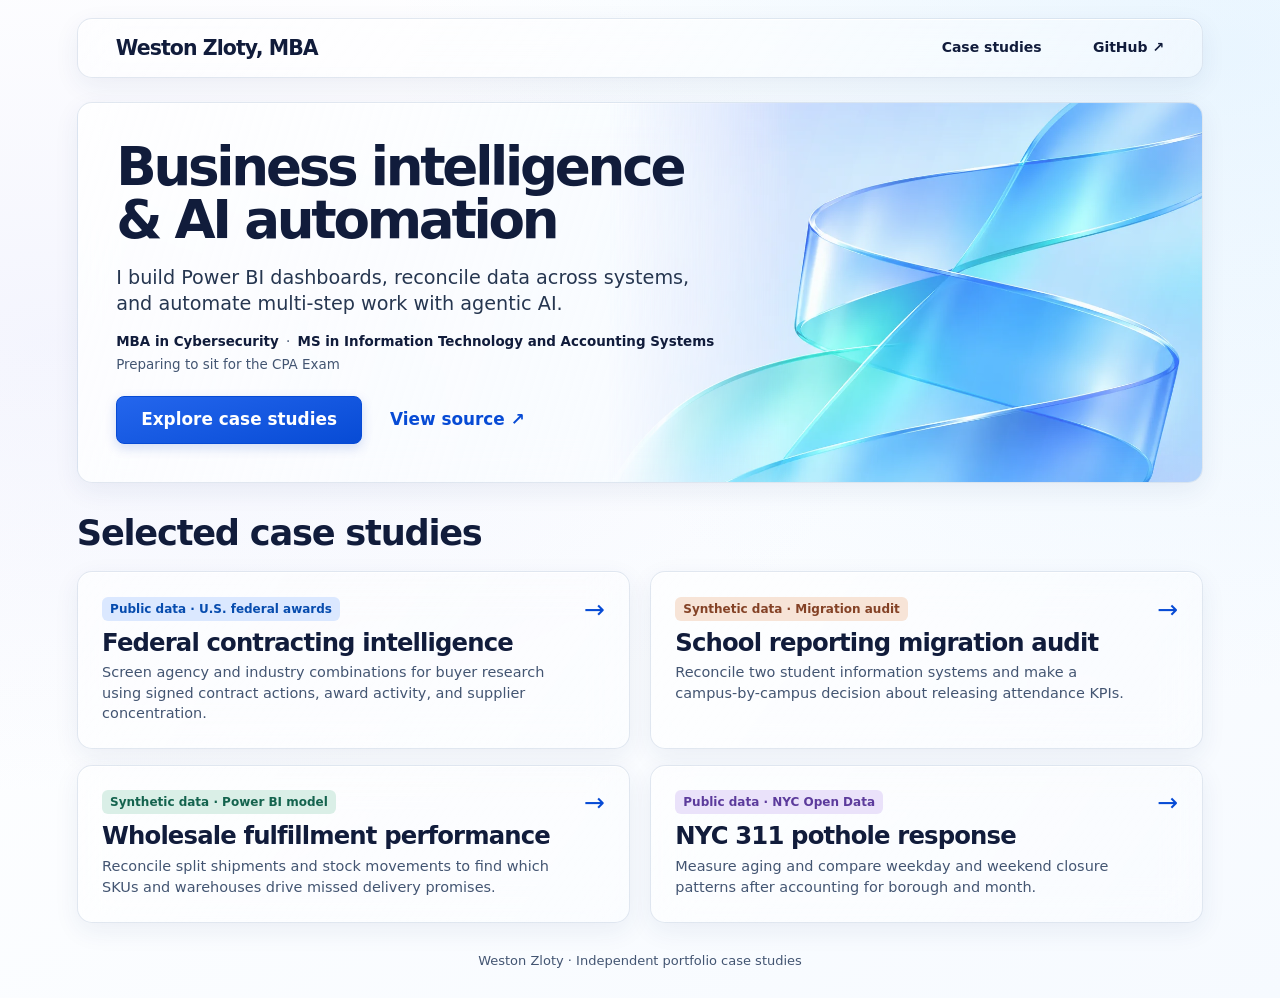
<file: docs/index.html>
<!DOCTYPE html>
<html lang="en">
<head>
<meta charset="utf-8">
<meta name="viewport" content="width=device-width, initial-scale=1">
<title>Weston Zloty, MBA | Business Intelligence &amp; AI Automation</title>
<meta name="description" content="Explore four interactive case studies in business intelligence, data analysis, and operational reporting by Weston Zloty, MBA.">
<link rel="canonical" href="https://avizdatasolutions.github.io/bi-portfolio/">
<meta property="og:type" content="website">
<meta property="og:url" content="https://avizdatasolutions.github.io/bi-portfolio/">
<meta property="og:title" content="Weston Zloty, MBA | Business Intelligence &amp; AI Automation">
<meta property="og:description" content="Explore four interactive case studies in business intelligence, data analysis, and operational reporting.">
<meta property="og:image" content="https://avizdatasolutions.github.io/bi-portfolio/portfolio-share-preview.jpg">
<meta property="og:image:type" content="image/jpeg">
<meta property="og:image:width" content="1200">
<meta property="og:image:height" content="630">
<meta property="og:image:alt" content="Weston Zloty, MBA. Business Intelligence and AI Automation. Four interactive case studies.">
<meta name="twitter:card" content="summary_large_image">
<link rel="icon" href="data:,">
<link rel="stylesheet" href="./styles.css?v=b639caf7">
<link rel="stylesheet" href="./hero-art.css">
</head>
<body class="overview">
<a class="skip" href="#main">Skip to portfolio</a>
<header class="masthead">
  <div class="mast-inner">
    <a class="brand" href="./index.html">Weston Zloty, MBA</a>
    <nav aria-label="Portfolio">
      <a href="#case-studies">Case studies</a>
      <a href="https://github.com/AVIZDATASOLUTIONS">GitHub <span aria-hidden="true">↗</span></a>
    </nav>
  </div>
</header>
<main id="main" class="wrap">
  <section class="intro glass">
    <div class="intro-copy">
      <h1>Business intelligence &amp; AI automation</h1>
      <p>I build Power BI dashboards, reconcile data across systems, and automate multi-step work with agentic AI.</p>
      <p class="credentials">
        <strong>MBA in Cybersecurity</strong> <span class="credential-divider" aria-hidden="true">·</span>
        <strong>MS in Information Technology and Accounting Systems</strong>
        <span class="exam-status">Preparing to sit for the CPA Exam</span>
      </p>
      <div class="intro-actions">
        <a class="primary" href="#case-studies">Explore case studies</a>
        <a class="source-link" href="https://github.com/AVIZDATASOLUTIONS/bi-portfolio">View source <span aria-hidden="true">↗</span></a>
      </div>
    </div>
  </section>
  <section id="case-studies" aria-labelledby="case-studies-title">
    <h2 id="case-studies-title">Selected case studies</h2>
    <div class="case-index">
      <a class="case-card glass" data-accent="ocean" href="./dashboard.html?case=federal-contracting">
        <div>
          <span class="case-provenance">Public data · U.S. federal awards</span>
          <h3>Federal contracting intelligence</h3>
          <p>Screen agency and industry combinations for buyer research using signed contract actions, award activity, and supplier concentration.</p>
        </div>
        <span class="case-arrow" aria-hidden="true">→</span>
      </a>
      <a class="case-card glass" data-accent="copper" href="./dashboard.html?case=school-reporting">
        <div>
          <span class="case-provenance">Synthetic data · Migration audit</span>
          <h3>School reporting migration audit</h3>
          <p>Reconcile two student information systems and make a campus-by-campus decision about releasing attendance KPIs.</p>
        </div>
        <span class="case-arrow" aria-hidden="true">→</span>
      </a>
      <a class="case-card glass" data-accent="forest" href="./dashboard.html?case=wholesale-fulfillment">
        <div>
          <span class="case-provenance">Synthetic data · Power BI model</span>
          <h3>Wholesale fulfillment performance</h3>
          <p>Reconcile split shipments and stock movements to find which SKUs and warehouses drive missed delivery promises.</p>
        </div>
        <span class="case-arrow" aria-hidden="true">→</span>
      </a>
      <a class="case-card glass" data-accent="violet" href="./dashboard.html?case=nyc-311">
        <div>
          <span class="case-provenance">Public data · NYC Open Data</span>
          <h3>NYC 311 pothole response</h3>
          <p>Measure aging and compare weekday and weekend closure patterns after accounting for borough and month.</p>
        </div>
        <span class="case-arrow" aria-hidden="true">→</span>
      </a>
    </div>
  </section>
</main>
<footer class="wrap footer">Weston Zloty · Independent portfolio case studies</footer>
</body>
</html>
</file>
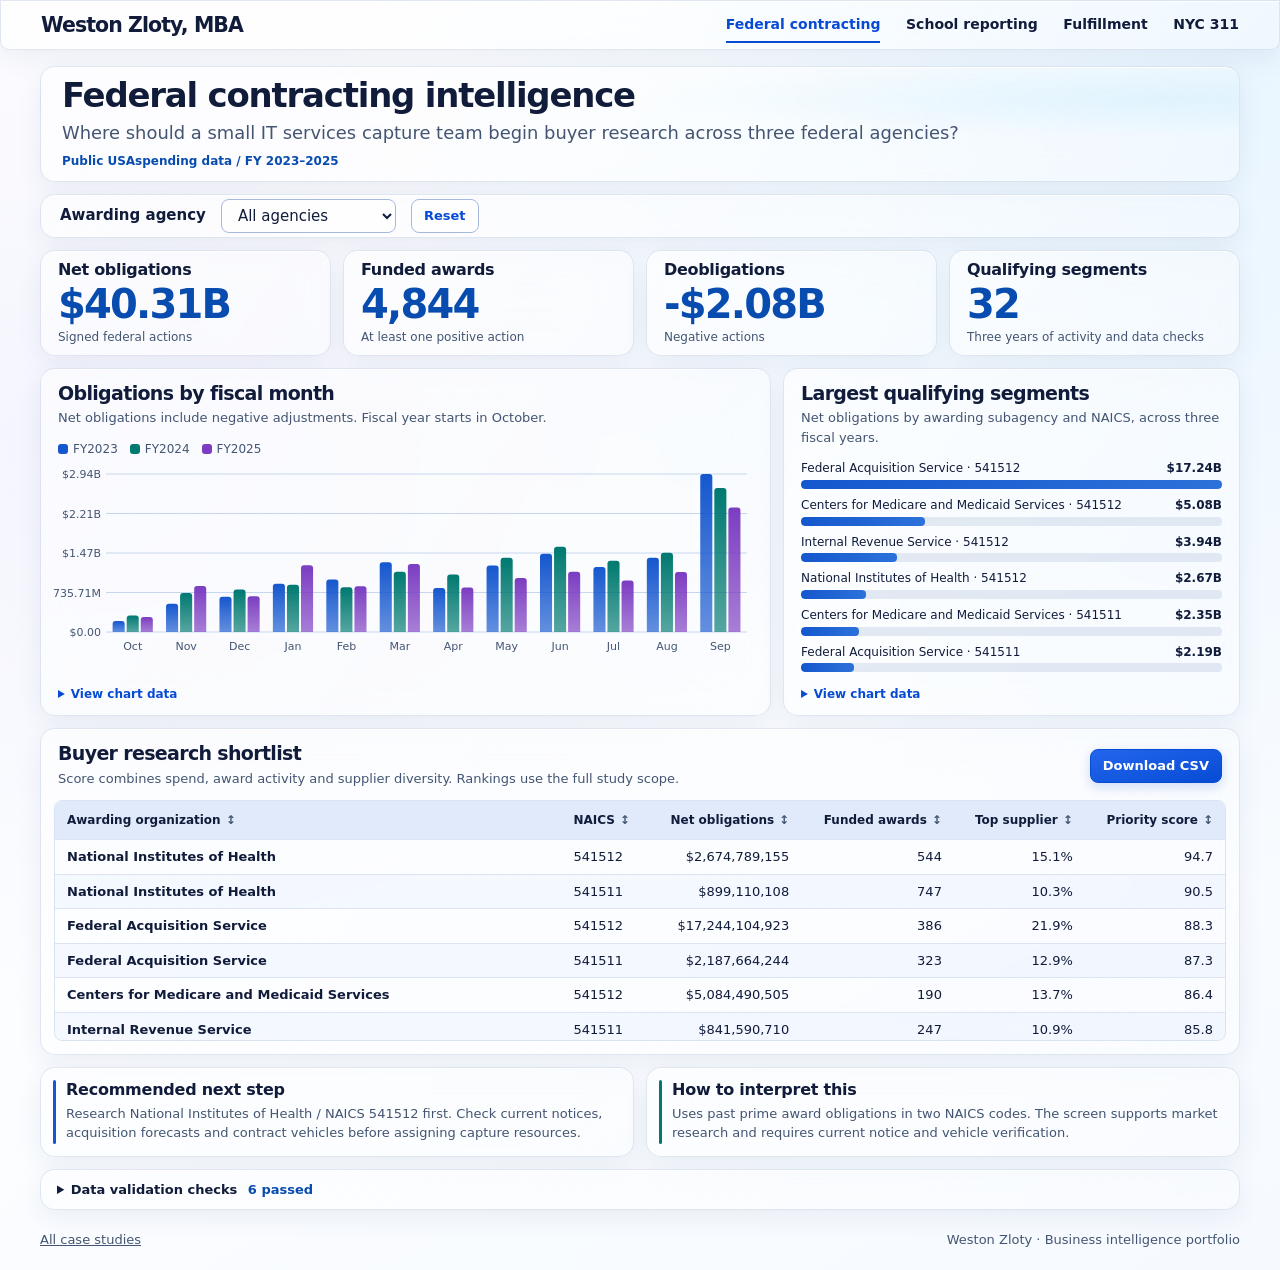
<file: docs/dashboard.html>
<!DOCTYPE html>
<html lang="en">
<head>
<meta charset="utf-8">
<meta name="viewport" content="width=device-width, initial-scale=1">
<title>Analytics dashboard | Weston Zloty</title>
<link rel="icon" href="data:,">
<link rel="stylesheet" href="./styles.css?v=b639caf7">
<script src="./dashboard-data.js" defer></script>
<script src="./dashboard.js?v=5ccf3a7b" defer></script>
</head>
<body class="dashboard">
<a class="skip" href="#report">Skip to dashboard</a>
<header class="masthead"><div class="mast-inner"><a class="brand" href="./index.html">Weston Zloty, MBA</a><nav id="project-nav" aria-label="Case studies"></nav></div></header>
<main id="report" class="wrap">
<section class="heading glass">
  <h1 id="title">Analytics dashboard</h1>
  <p id="description"></p>
  <div class="provenance" id="provenance"></div>
</section>
<form id="filters" class="filters glass">
  <label for="scope" id="filter-label">Scope</label>
  <select id="scope"></select>
  <button id="reset" type="button">Reset</button>
  <span id="view-status" class="sr-only" aria-live="polite"></span>
</form>
<div id="metrics" class="metrics" aria-label="Key metrics"></div>
<div class="chart-grid" id="charts"></div>
<section class="panel glass rank-panel" aria-labelledby="rank-heading">
  <div class="panel-head with-action">
    <div><h2 id="rank-heading"></h2><p id="rank-summary"></p></div>
    <button id="download" class="primary" type="button">Download CSV</button>
  </div>
  <div class="scroll-table" id="ranking" tabindex="0" role="region" aria-labelledby="rank-heading"></div>
</section>
<div class="decision" aria-live="polite">
  <section class="glass"><h2>Recommended next step</h2><p id="action"></p></section>
  <section class="glass"><h2>How to interpret this</h2><p id="method"></p></section>
</div>
<details class="controls glass" id="controls"><summary>Data validation checks <span id="check-count"></span></summary><ul id="checks"></ul></details>
<noscript><p>Enable JavaScript to view the dashboard. The repository also contains CSV exports and case-study documentation.</p></noscript>
</main>
<footer class="wrap footer"><a href="./index.html">All case studies</a><span>Weston Zloty · Business intelligence portfolio</span></footer>
</body>
</html>
</file>
<file: docs/styles.css>
:root {
  color-scheme: light;
  --ink: #111c3b;
  --muted: #435572;
  --blue: #074bd5;
  --line: #dae4f0;
  --glass-edge: rgba(135, 159, 193, .24);
  --glass-fill: linear-gradient(125deg, rgba(255, 255, 255, .6), rgba(255, 255, 255, .28));
  --glass-shadow: 0 8px 26px rgba(33, 62, 112, .07), inset 0 1px 0 rgba(255, 255, 255, .92);
  --radius: 15px;
  --font: "Segoe UI", system-ui, -apple-system, BlinkMacSystemFont, sans-serif;
  --accent: #074cae;
  --tint: #dbe8ff;
  --series1: #1557ce;
  --series2: #007970;
  --series3: #7c3dc1;
}

[data-accent="copper"] {
  --accent: #844226;
  --tint: #f7e4d7;
  --series1: #ab5029;
  --series2: #6750a7;
  --series3: #08748e;
}

[data-accent="forest"] {
  --accent: #14634e;
  --tint: #daefe7;
  --series1: #117c68;
  --series2: #325ab9;
  --series3: #9c5031;
}

[data-accent="violet"] {
  --accent: #5c3b9c;
  --tint: #eae2fa;
  --series1: #6942af;
  --series2: #007983;
  --series3: #9e4d75;
}

* { box-sizing: border-box; }

body {
  margin: 0;
  min-height: 100vh;
  background: #fff;
  background-image:
    radial-gradient(ellipse at 96% 5%, rgba(156, 213, 254, .2), transparent 48%),
    radial-gradient(ellipse at 4% 34%, rgba(187, 193, 247, .16), transparent 49%),
    linear-gradient(150deg, #fff 20%, #f6faff 100%);
  color: var(--ink);
  font: 15px/1.5 var(--font);
}

a { color: inherit; }
h1, h2, h3, p { margin: 0; }
h1, h2, h3 { line-height: 1.14; letter-spacing: -.035em; }
h2 { font-size: 19px; }
p { color: var(--muted); }

a:focus-visible, button:focus-visible, select:focus-visible, summary:focus-visible, [tabindex]:focus-visible {
  outline: 2px solid var(--blue);
  outline-offset: 3px;
}

.glass, .masthead, .kpi, .chart-panel {
  border: 1px solid var(--glass-edge);
  background: var(--glass-fill);
  box-shadow: var(--glass-shadow);
  border-radius: var(--radius);
  -webkit-backdrop-filter: blur(18px);
  backdrop-filter: blur(18px);
}

.wrap, .mast-inner {
  width: calc(100% - clamp(32px, 6.25vw, 96px));
  max-width: 1440px;
  margin-inline: auto;
}

.masthead { border-radius: 0 0 9px 9px; }

.mast-inner {
  min-height: 48px;
  display: flex;
  align-items: center;
  justify-content: space-between;
  gap: 24px;
}

.brand {
  font-size: clamp(19px, 1.6vw, 25px);
  font-weight: 750;
  letter-spacing: -.045em;
  text-decoration: none;
  white-space: nowrap;
}

nav { display: flex; align-items: center; gap: clamp(12px, 2vw, 34px); }

nav a {
  border-bottom: 2px solid transparent;
  color: var(--ink);
  font-size: 14px;
  font-weight: 620;
  padding-block: 6px;
  text-decoration: none;
  white-space: nowrap;
}

nav a:hover, nav a[aria-current="page"] {
  color: var(--blue);
  border-bottom-color: currentColor;
}

button, select, .primary {
  min-height: 34px;
  border: 1px solid #a5b9dc;
  border-radius: 8px;
  padding: 5px 12px;
  color: inherit;
  background: rgba(255, 255, 255, .62);
  font: inherit;
}

button, .primary { cursor: pointer; font-weight: 650; }
button:hover, select:hover { background: #fff; }

.primary {
  display: inline-flex;
  justify-content: center;
  align-items: center;
  border-color: #074bd5;
  background: linear-gradient(165deg, #2466ed, #074bd5);
  color: #fff;
  text-decoration: none;
  box-shadow: 0 4px 12px rgba(12, 67, 192, .18);
}

.primary:hover { background: #0642bd; }
.source-link { color: var(--blue); font-weight: 680; text-decoration: none; }
.source-link:hover { text-decoration: underline; text-underline-offset: 4px; }

.overview .wrap, .overview .masthead { width: min(calc(100% - clamp(32px, 12vw, 184px)), 1352px); }
.overview .masthead { margin: 18px auto 24px; border-radius: var(--radius); }
.overview .mast-inner { min-height: 58px; width: auto; margin-inline: 38px; }
.overview nav { gap: clamp(18px, 4vw, 56px); }

.intro {
  position: relative;
  isolation: isolate;
  display: flex;
  align-items: center;
  min-height: clamp(320px, 25vw, 374px);
  padding: clamp(30px, 3vw, 46px);
  background: linear-gradient(107deg, rgba(255, 255, 255, .82), rgba(233, 246, 255, .32));
  overflow: hidden;
}

.intro::before {
  content: "";
  position: absolute;
  z-index: -1;
  inset: 0 0 0 47%;
  background: var(--hero-art, none) right center / cover no-repeat;
  opacity: .76;
  -webkit-mask-image: linear-gradient(to right, transparent, black 31%);
  mask-image: linear-gradient(to right, transparent, black 31%);
  pointer-events: none;
}

.intro-copy { width: min(68%, 700px); }

.intro h1 {
  max-width: 19ch;
  font-size: clamp(36px, 4.15vw, 64px);
  font-weight: 770;
  line-height: .99;
  letter-spacing: -.061em;
  text-wrap: balance;
}

.intro p {
  max-width: 49ch;
  margin-top: 18px;
  color: #263650;
  font-size: clamp(17px, 1.5vw, 23px);
  line-height: 1.35;
}

.intro .credentials {
  max-width: none;
  margin-top: 16px;
  color: var(--ink);
  font-size: clamp(13px, 1.05vw, 16px);
  line-height: 1.45;
}

.credential-divider { margin-inline: .22em; color: var(--muted); }
.exam-status { display: block; margin-top: 3px; color: var(--muted); }

.intro-actions {
  display: flex;
  align-items: center;
  flex-wrap: wrap;
  gap: 12px 28px;
  margin-top: 22px;
  font-size: clamp(15px, 1.32vw, 20px);
}

.intro-actions .primary { padding: 10px 24px; }
#case-studies { margin-top: 30px; scroll-margin-top: 18px; }
#case-studies-title { margin-bottom: 18px; font-size: clamp(26px, 2.75vw, 42px); font-weight: 760; }

.case-index {
  display: grid;
  grid-template-columns: repeat(2, minmax(0, 1fr));
  gap: 16px 20px;
}

.case-card {
  display: flex;
  align-items: flex-start;
  justify-content: space-between;
  gap: 16px;
  padding: clamp(18px, 1.9vw, 29px);
  text-decoration: none;
  transition: transform 160ms ease, box-shadow 160ms ease, border-color 160ms ease;
}

.case-card:hover {
  transform: translateY(-3px);
  border-color: #9bbcf3;
  box-shadow: 0 14px 28px rgba(33, 77, 166, .19), inset 0 1px 0 #fff;
}

.case-card h3 { margin: 8px 0 6px; font-size: clamp(20px, 1.9vw, 29px); }
.case-card p { max-width: 57ch; font-size: clamp(14px, 1.13vw, 17px); line-height: 1.42; }

.case-provenance {
  display: inline-block;
  border-radius: 6px;
  padding: 3px 8px;
  background: var(--tint);
  color: var(--accent);
  font-size: 12px;
  font-weight: 720;
}

.case-arrow {
  color: var(--blue);
  font-size: 25px;
  line-height: 1;
  transition: transform 160ms ease;
}

.case-card:hover .case-arrow { transform: translateX(4px); }

.heading {
  margin-top: 16px;
  padding: 10px 21px 11px;
  background: radial-gradient(ellipse at 93% 28%, rgba(159, 222, 250, .21), transparent 33%), var(--glass-fill);
}

.heading h1 { font-size: clamp(30px, 2.65vw, 40px); font-weight: 770; }
.heading p { margin-top: 4px; font-size: clamp(15px, 1.4vw, 19px); }
.provenance { margin-top: 5px; color: var(--accent); font-size: 12px; font-weight: 700; }

.filters {
  display: flex;
  flex-wrap: wrap;
  align-items: center;
  gap: 8px 15px;
  margin: 12px 0;
  padding: 4px 19px;
}

.filters label { font-weight: 700; }
.filters select { min-width: 175px; max-width: 100%; }
.filters button { color: var(--blue); }
.filters button, .with-action button { font-size: 13px; }

.metrics {
  display: grid;
  grid-template-columns: repeat(4, minmax(0, 1fr));
  gap: 12px;
}

.kpi { padding: 10px 17px; }
.kpi h2 { font-size: 16px; letter-spacing: -.02em; }

.kpi strong {
  display: block;
  margin: 3px 0 2px;
  color: var(--accent);
  font-size: clamp(28px, 3.25vw, 40px);
  line-height: 1.12;
  font-weight: 765;
  letter-spacing: -.045em;
  font-variant-numeric: tabular-nums;
}

.kpi p { font-size: 12px; line-height: 1.35; }

.chart-grid {
  display: grid;
  grid-template-columns: minmax(0, 1.6fr) minmax(0, 1fr);
  gap: 12px;
  margin: 12px 0;
}

.panel { min-width: 0; }
.panel-head { padding: 14px 17px 3px; }
.panel-head p { margin-top: 4px; font-size: 13px; }
.chart-panel { display: flex; flex-direction: column; padding-bottom: 12px; }

.legend {
  display: flex;
  flex-wrap: wrap;
  gap: 5px 12px;
  padding: 8px 17px 0;
  min-height: 28px;
  font-size: 12px;
  color: var(--muted);
}

.legend span { display: inline-flex; align-items: center; gap: 5px; }
.swatch { width: 10px; height: 10px; background: var(--color); border-radius: 3px; }
.canvas-shell { position: relative; height: clamp(180px, 16vw, 202px); margin-inline: 11px; }
canvas { display: block; width: 100%; height: 100%; }

.hover-tip {
  position: absolute;
  z-index: 1;
  max-width: 100%;
  padding: 6px 9px;
  border: 1px solid rgba(255, 255, 255, .37);
  border-radius: 8px;
  background: rgba(18, 33, 68, .97);
  color: #fff;
  font-size: 12px;
  pointer-events: none;
}

.bars { display: grid; gap: 9px; padding: 11px 17px 6px; }

.bar-label {
  display: flex;
  justify-content: space-between;
  align-items: flex-end;
  gap: 9px;
  margin-bottom: 4px;
  font-size: 12px;
  line-height: 1.22;
}

.bar-label strong { flex: none; font-variant-numeric: tabular-nums; }
.track { height: 9px; overflow: hidden; border-radius: 4px; background: rgba(106, 134, 183, .17); }

.track span {
  display: block;
  height: 100%;
  border-radius: inherit;
  background: linear-gradient(90deg, var(--series1), color-mix(in srgb, var(--series1) 76%, #75c5ff));
}

.chart-data { margin: auto 17px 0; padding-top: 7px; overflow-x: auto; font-size: 12px; }
.chart-data summary, .controls summary { cursor: pointer; font-weight: 680; }
.chart-data summary { color: var(--blue); }
.chart-data table { margin-top: 7px; }

.with-action { display: flex; justify-content: space-between; align-items: center; gap: 14px; padding-bottom: 12px; }
.with-action button { flex: none; }

.scroll-table {
  max-height: 241px;
  overflow: auto;
  margin: 0 13px 13px;
  border: 1px solid var(--line);
  border-radius: 8px;
  scrollbar-width: thin;
}

.rank-panel table, .chart-data table { width: 100%; border-collapse: collapse; font-size: 13px; }

.rank-panel th, .rank-panel td, .chart-data th, .chart-data td {
  padding: 7px 12px;
  border-bottom: 1px solid #dce4f4;
  text-align: left;
}

.rank-panel th { position: sticky; top: 0; padding: 0; background: #e0eafb; }

.rank-panel th button {
  width: 100%;
  min-height: 38px;
  padding: 7px 12px;
  border: 0;
  border-radius: 0;
  background: transparent;
  font-size: 12px;
  line-height: 1.2;
  text-align: left;
}

.rank-panel th button:focus-visible { outline-offset: -3px; }
.rank-panel th button:hover { background: #cedfff; }
.sort-indicator { margin-inline-start: 5px; color: var(--muted); }
.rank-panel th[aria-sort]:not([aria-sort="none"]) button { color: var(--blue); }
.rank-panel td.num, .rank-panel th.num button, .chart-data td.num { text-align: right; font-variant-numeric: tabular-nums; }
.rank-panel tbody tr:nth-child(even) td { background: rgba(195, 215, 250, .15); }
.rank-panel tbody tr:hover td { background: #dceaff; }
.rank-panel td:first-child { font-weight: 650; }
.state { padding: 2px 7px; border-radius: 5px; font-size: 11px; font-weight: 800; }
.hold { color: #872f23; background: #fae9e4; }
.pass { color: #155d45; background: #e1f3ec; }

.decision { display: grid; grid-template-columns: repeat(2, minmax(0, 1fr)); gap: 12px; margin-block: 12px; }
.decision section { position: relative; padding: 13px 15px 13px 25px; }

.decision section::before {
  position: absolute;
  inset: 12px auto 12px 12px;
  width: 3px;
  border-radius: 3px;
  background: var(--series1);
  content: "";
}

.decision section + section::before { background: var(--series2); }
.decision h2 { font-size: 16px; letter-spacing: -.015em; }
.decision p { margin-top: 4px; font-size: 13px; }
.controls { padding: 10px 16px; color: var(--ink); font-size: 13px; }
.controls ul { margin: 6px 0 0; padding-left: 22px; }
.controls li { margin: 3px 0; }
.controls span { margin-left: 6px; color: var(--accent); }

.footer {
  display: flex;
  justify-content: space-between;
  gap: 10px;
  padding-block: 20px;
  color: var(--muted);
  font-size: 13px;
}

.overview .footer { justify-content: center; text-align: center; padding-block: 28px; }

.sr-only {
  position: absolute;
  width: 1px;
  height: 1px;
  padding: 0;
  margin: -1px;
  overflow: hidden;
  clip-path: inset(50%);
  white-space: nowrap;
}

.skip {
  position: absolute;
  z-index: 5;
  top: 8px;
  left: 10px;
  transform: translateY(-180%);
  padding: 8px;
  border-radius: 7px;
  background: #fff;
}

.skip:focus { transform: none; }

@media (max-width: 950px) {
  .overview .wrap, .overview .masthead { width: calc(100% - 42px); }
  .overview .mast-inner { margin-inline: 21px; }
  .intro-copy { width: min(75%, 590px); }
  .intro::before { inset-inline-start: 40%; opacity: .66; }
  .chart-grid { grid-template-columns: minmax(0, 1.35fr) minmax(0, 1fr); }
}

@media (max-width: 700px) {
  .overview .wrap, .overview .masthead { width: calc(100% - 28px); }
  .overview .masthead { margin: 12px auto 14px; }
  .overview .mast-inner { min-height: 51px; margin-inline: 13px; gap: 8px; }
  .overview nav { gap: 10px; }
  .overview .brand { font-size: clamp(15px, 4.65vw, 19px); }
  nav a { font-size: 12px; }
  .intro { min-height: 315px; padding: 25px 19px; }
  .intro-copy { width: min(100%, 480px); }
  .intro h1 { max-width: 15ch; }
  .intro::before { inset: 0 0 0 47%; opacity: .25; }
  .credentials strong { display: block; }
  .credential-divider { display: none; }
  .intro-actions { margin-top: 20px; gap: 12px 17px; }
  .intro-actions .primary { padding: 9px 13px; }
  #case-studies { margin-top: 22px; }
  #case-studies-title { margin-bottom: 11px; }
  .case-index, .chart-grid, .decision { grid-template-columns: minmax(0, 1fr); gap: 10px; }
  .dashboard .mast-inner { flex-direction: column; align-items: flex-start; gap: 3px; padding-block: 9px 3px; }
  #project-nav { width: 100%; gap: 4px 9px; flex-wrap: wrap; }
  #project-nav a { font-size: 11.5px; }
  .heading { margin-top: 12px; padding-inline: 14px; }
  .filters { padding-inline: 12px; }
  .filters select { min-width: min(148px, 100%); }
  .metrics { grid-template-columns: repeat(2, minmax(0, 1fr)); gap: 9px; }
  .kpi { padding: 11px; }
  .kpi h2 { font-size: 14px; }
  .rank-panel th button, .rank-panel td { min-width: 91px; }
  .footer { flex-wrap: wrap; }
}

@media (prefers-reduced-motion: reduce) {
  .case-card, .case-arrow { transition: none; }
}
</file>
<file: docs/hero-art.css>
/* Glass ribbon illustration for the portfolio hero. */
.overview {
  --hero-art: url("[data-uri]");
}
</file>
